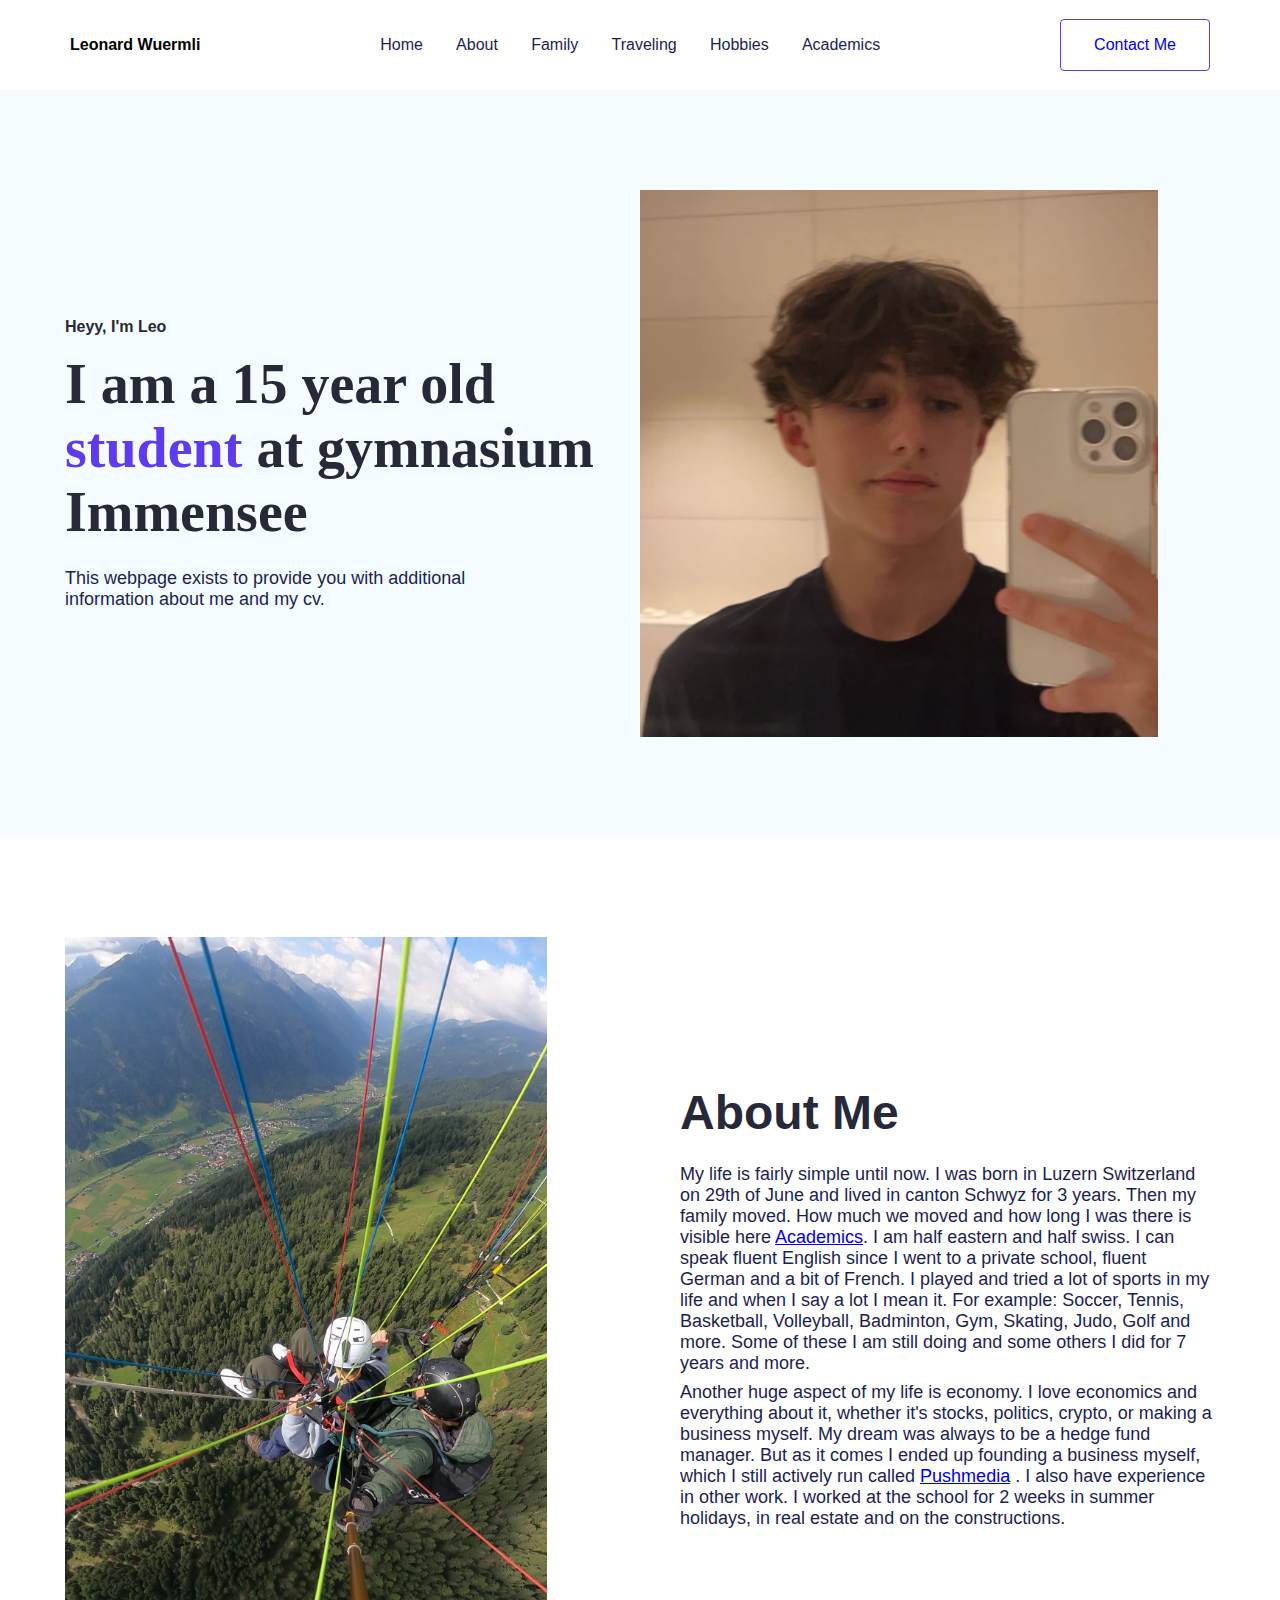
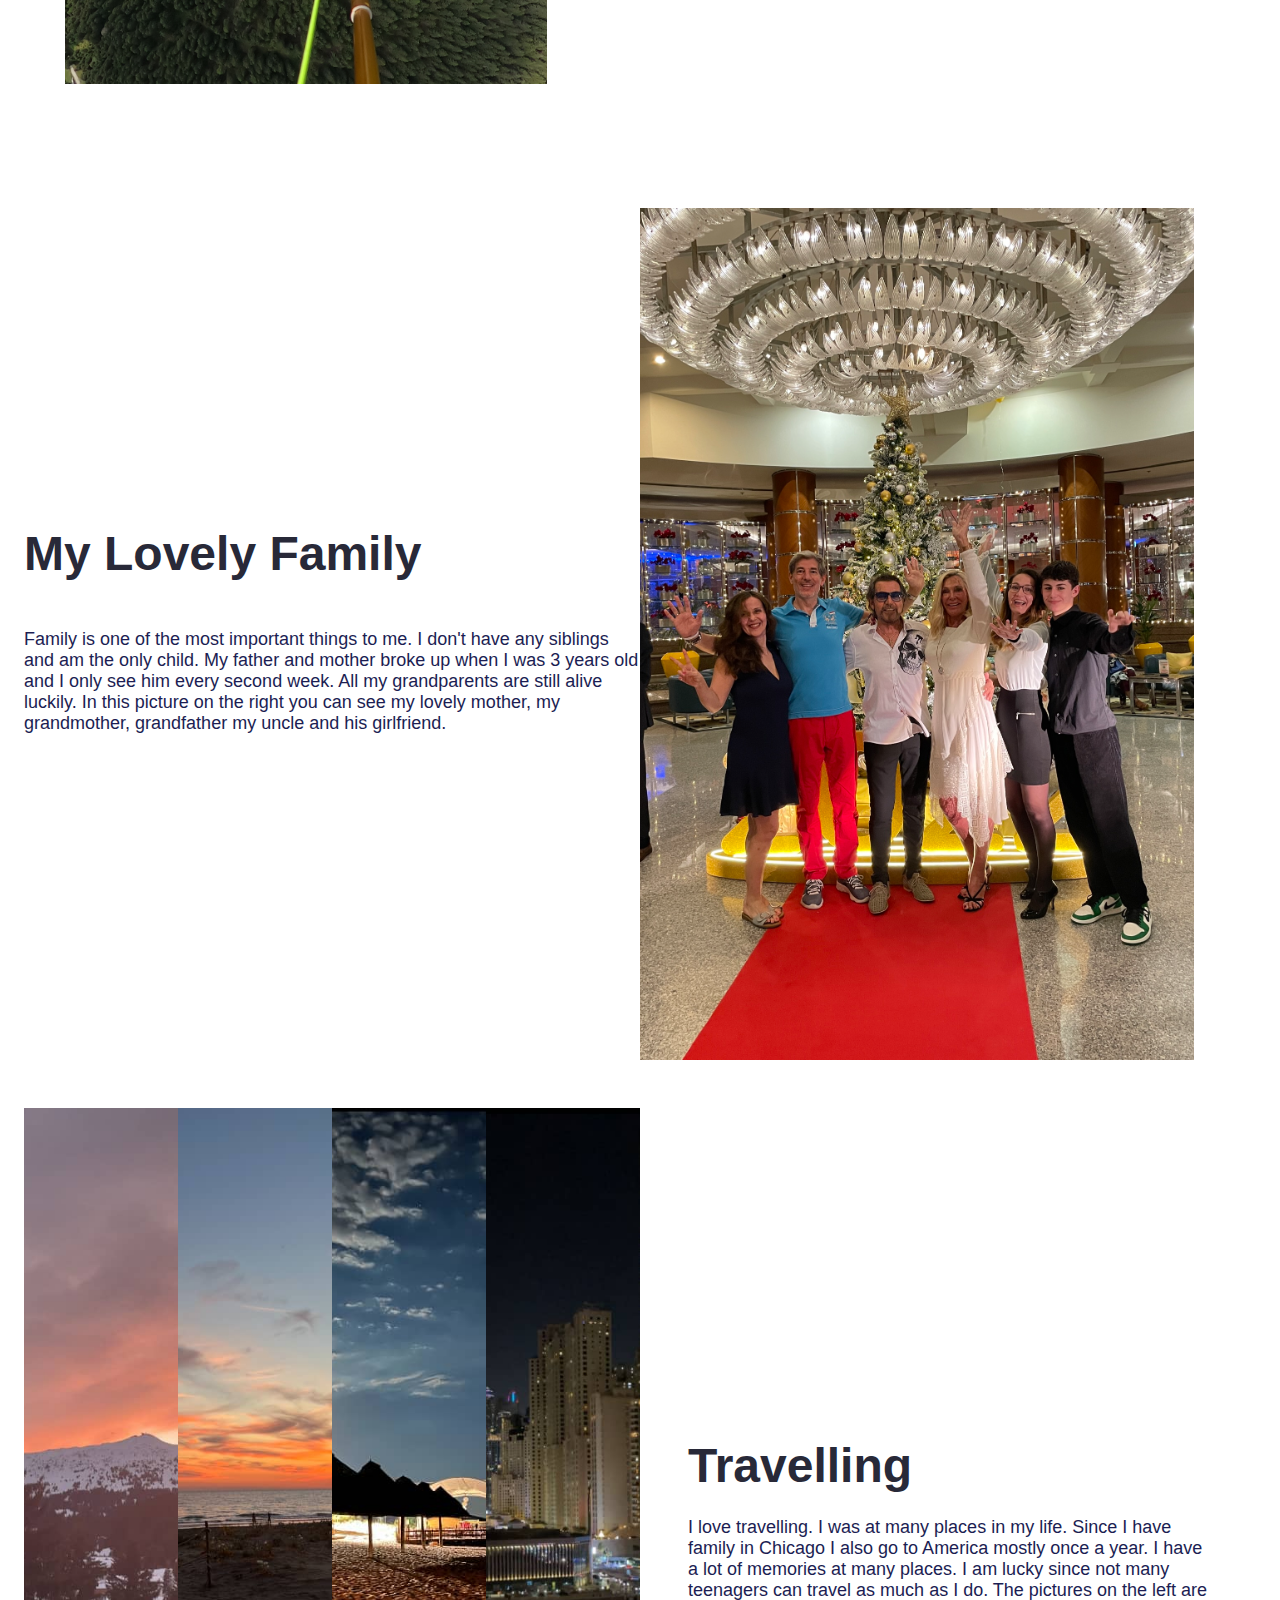
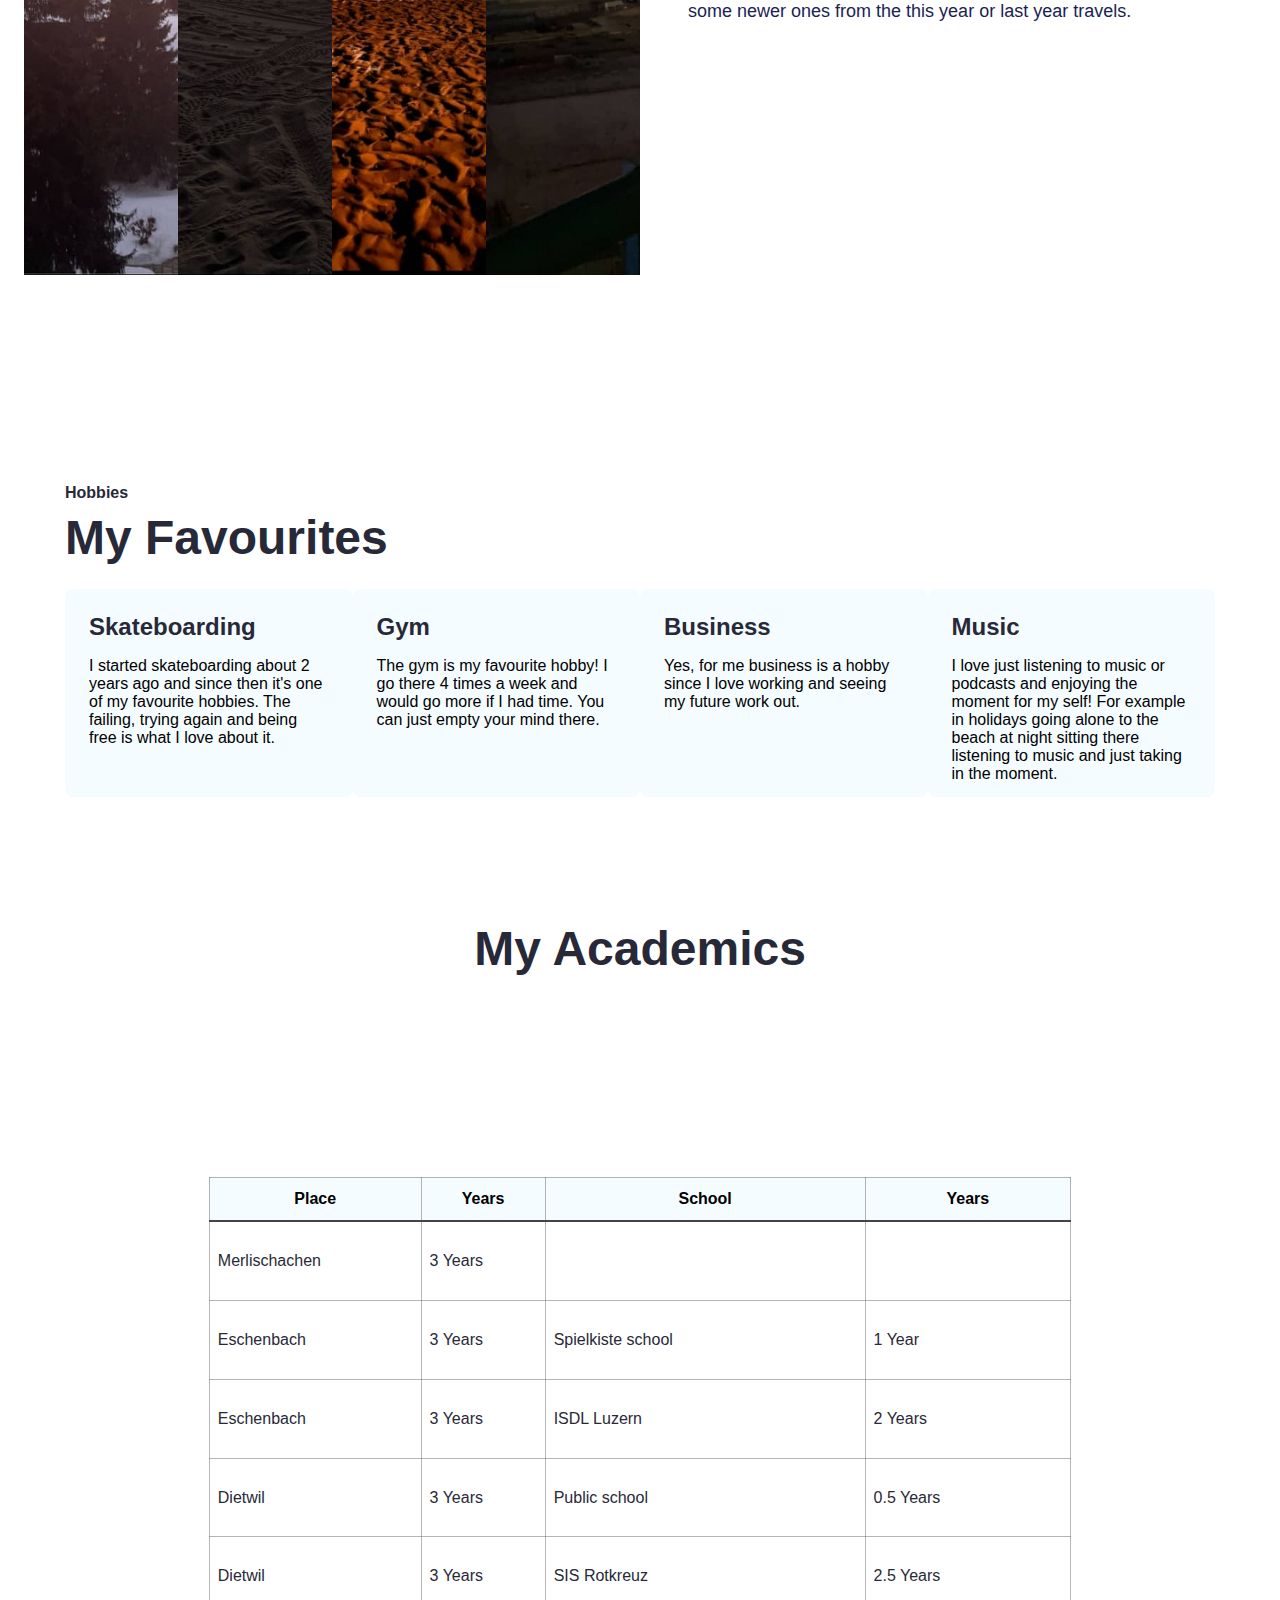
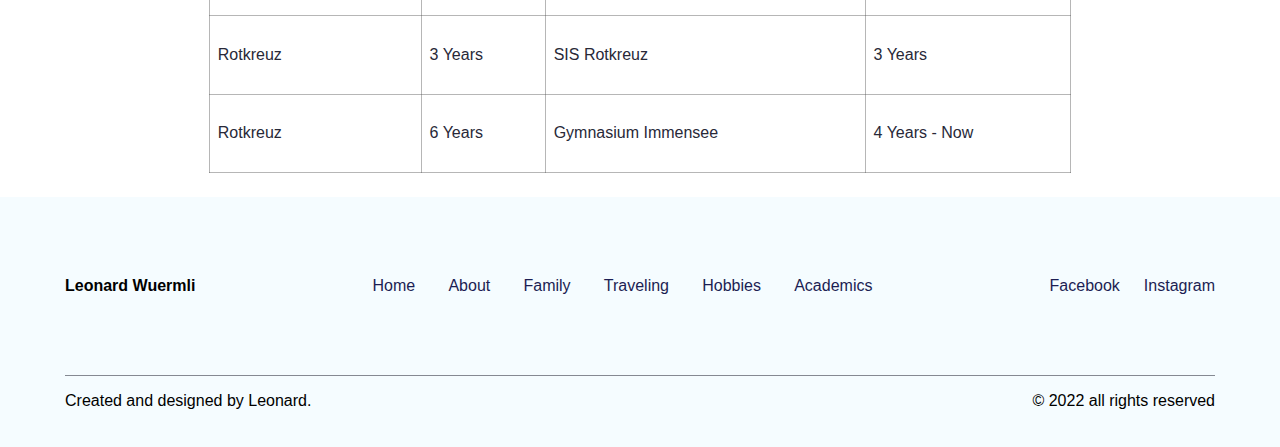
<file: index.html>
<!DOCTYPE html>
<html lang="en">
  <head>
    <meta charset="UTF-8" />
    <meta http-equiv="X-UA-Compatible" content="IE=edge" />
    <meta name="viewport" content="width=device-width, initial-scale=1.0" />
    <link rel="stylesheet" href="./index.css" />
    <title>Leonard's Amazing Website</title>
  </head>
  <body>
    <header class="header">
      <div class="header_navigation">
        <div class="logo">Leonard Wuermli</div>
        <nav>
          <ul class="navigation">
            <li><a href="#">Home</a></li>
            <li><a href="#About">About</a></li>
            <li><a href="#Family">Family</a></li>
            <li><a href="#Traveling">Traveling</a></li>
            <li><a href="#Hobbies">Hobbies</a></li>
            <li><a href="#Academics">Academics</a></li>
          </ul>
        </nav>
        <div class="contact_me--btn">
          <a href="./contact.html" class="primary_button">Contact Me</a>
        </div>
      </div>
      <section class="hero">
        <div class="hero_details">
          <h5 class="hero_heading">Heyy, I'm Leo</h5>
          <h2 class="hero_intro">
            I am a 15 year old
            <span class="hero_intro--tag">student</span> at gymnasium Immensee
          </h2>
          <p class="hero_main--para">
            This webpage exists to provide you with additional information about
            me and my cv.
          </p>
        </div>
        <div class="hero_image">
          <img src="./images/leonard1.jpeg" alt="leonard" class="hero_img" />
        </div>
      </section>
    </header>
    <section class="abut_me" id="About">
      <div class="about_me--image">
        <img src="./images/traveling.jpeg" alt="traveling" class="traveling" />
      </div>
      <div class="about_me--details">
        <h5 class="about_me--main--heading">About Me</h5>
        <p class="about_me--para">
          My life is fairly simple until now. I was born in Luzern Switzerland
          on 29th of June and lived in canton Schwyz for 3 years. Then my family
          moved. How much we moved and how long I was there is visible here
          <span class="hero_intro--tag">
            <a href="#Academics">Academics</a></span
          >. I am half eastern and half swiss. I can speak fluent English since
          I went to a private school, fluent German and a bit of French. I
          played and tried a lot of sports in my life and when I say a lot I
          mean it. For example: Soccer, Tennis, Basketball, Volleyball,
          Badminton, Gym, Skating, Judo, Golf and more. Some of these I am still
          doing and some others I did for 7 years and more.
        </p>
        <p class="about_me--para">
          Another huge aspect of my life is economy. I love economics and
          everything about it, whether it's stocks, politics, crypto, or making
          a business myself. My dream was always to be a hedge fund manager. But
          as it comes I ended up founding a business myself, which I still
          actively run called
          <span class="hero_intro--tag">
            <a href="http://pushmediaco.com/">Pushmedia</a></span
          >
          . I also have experience in other work. I worked at the school for 2
          weeks in summer holidays, in real estate and on the constructions.
        </p>
      </div>
    </section>
    <section id="Family">
      <div class="realFamily">
        <div class="family_container">
          <p class="owesome_family">My Lovely Family</p>
          <div>
            <p class="about_me--para">
              Family is one of the most important things to me. I don't have any
              siblings and am the only child. My father and mother broke up when
              I was 3 years old and I only see him every second week. All my
              grandparents are still alive luckily. In this picture on the right
              you can see my lovely mother, my grandmother, grandfather my uncle
              and his girlfriend.
            </p>
          </div>
        </div>
        <div class="hero_image">
          <img src="./images/family.jpeg" alt="family" class="family" />
        </div>
      </div>
    </section>
    <section class="Traveling" id="Traveling">
      <div class="realFamily">
        <div class="hero_image travel_container">
          <img src="./images/travels3.jpeg" alt="" class="travels" />
          <img src="./images/travels.jpeg" alt="" class="travels" />
          <img src="./images/travels1.jpeg" alt="" class="travels" />
          <img src="./images/travels2.jpeg" alt="" class="travels" />
        </div>
        <div class="family_details">
          <p class="owesome_family">Travelling</p>
          <p class="about_me--para">
            I love travelling. I was at many places in my life. Since I have
            family in Chicago I also go to America mostly once a year. I have a
            lot of memories at many places. I am lucky since not many teenagers
            can travel as much as I do. The pictures on the left are some newer
            ones from the this year or last year travels.
          </p>
        </div>
      </div>
    </section>
    <section class="hobbies" id="Hobbies">
      <div>
        <h6 class="about_me--heading">Hobbies</h6>
        <h5 class="about_me--main--heading">My Favourites</h5>
      </div>
      <div class="hobbies_container">
        <div class="hobbie">
          <h3 class="hobbie_title">Skateboarding</h3>
          <p class="hobbie_para">
            I started skateboarding about 2 years ago and since then it's one of
            my favourite hobbies. The failing, trying again and being free is
            what I love about it.
          </p>
        </div>
        <div class="hobbie">
          <h3 class="hobbie_title">Gym</h3>
          <p class="hobbie_para">
            The gym is my favourite hobby! I go there 4 times a week and would
            go more if I had time. You can just empty your mind there.
          </p>
        </div>
        <div class="hobbie">
          <h3 class="hobbie_title">Business</h3>
          <p class="hobbie_para">
            Yes, for me business is a hobby since I love working and seeing my
            future work out.
          </p>
        </div>
        <div class="hobbie">
          <h3 class="hobbie_title">Music</h3>
          <p class="hobbie_para">
            I love just listening to music or podcasts and enjoying the moment
            for my self! For example in holidays going alone to the beach at
            night sitting there listening to music and just taking in the
            moment.
          </p>
        </div>
      </div>
    </section>
    <section class="Family" id="Academics">
      <p class="owesome_family">My Academics</p>
      <table>
        <tr class="table_head">
          <th>Place</th>
          <th>Years</th>
          <th>School</th>
          <th>Years</th>
        </tr>
        <tr>
          <td>Merlischachen</td>
          <td>3 Years</td>
          <td></td>
          <td></td>
        </tr>
        <tr>
          <td>Eschenbach</td>
          <td>3 Years</td>
          <td>Spielkiste school</td>
          <td>1 Year</td>
        </tr>
        <tr>
          <td>Eschenbach</td>
          <td>3 Years</td>
          <td>ISDL Luzern</td>
          <td>2 Years</td>
        </tr>
        <tr>
          <td>Dietwil</td>
          <td>3 Years</td>
          <td>Public school</td>
          <td>0.5 Years</td>
        </tr>
        <tr>
          <td>Dietwil</td>
          <td>3 Years</td>
          <td>SIS Rotkreuz</td>
          <td>2.5 Years</td>
        </tr>
        <tr>
          <td>Rotkreuz</td>
          <td>3 Years</td>
          <td>SIS Rotkreuz</td>
          <td>3 Years</td>
        </tr>
        <tr>
          <td>Rotkreuz</td>
          <td>6 Years</td>
          <td>Gymnasium Immensee</td>
          <td>4 Years - Now</td>
        </tr>
      </table>
    </section>

    <footer class="footer">
      <div class="footer_navigation">
        <div class="logo">Leonard Wuermli</div>
        <div>
          <nav>
            <ul class="navigation">
              <li><a href="#">Home</a></li>
              <li><a href="#About">About</a></li>
              <li><a href="#Family">Family</a></li>
              <li><a href="#Traveling">Traveling</a></li>
              <li><a href="#Hobbies">Hobbies</a></li>
              <li><a href="#Academics">Academics</a></li>
            </ul>
          </nav>
        </div>
        <div class="social_media">
          <a href="https://www.facebook.com/profile.php?id=100084933486765"
            >Facebook</a
          >
          <a href="https://www.instagram.com/leonardnusinskij/">Instagram</a>
        </div>
      </div>
      <div class="footer_text">
        <p>Created and designed by Leonard.</p>
        <p>© 2022 all rights reserved</p>
      </div>
    </footer>
  </body>
</html>
</file>
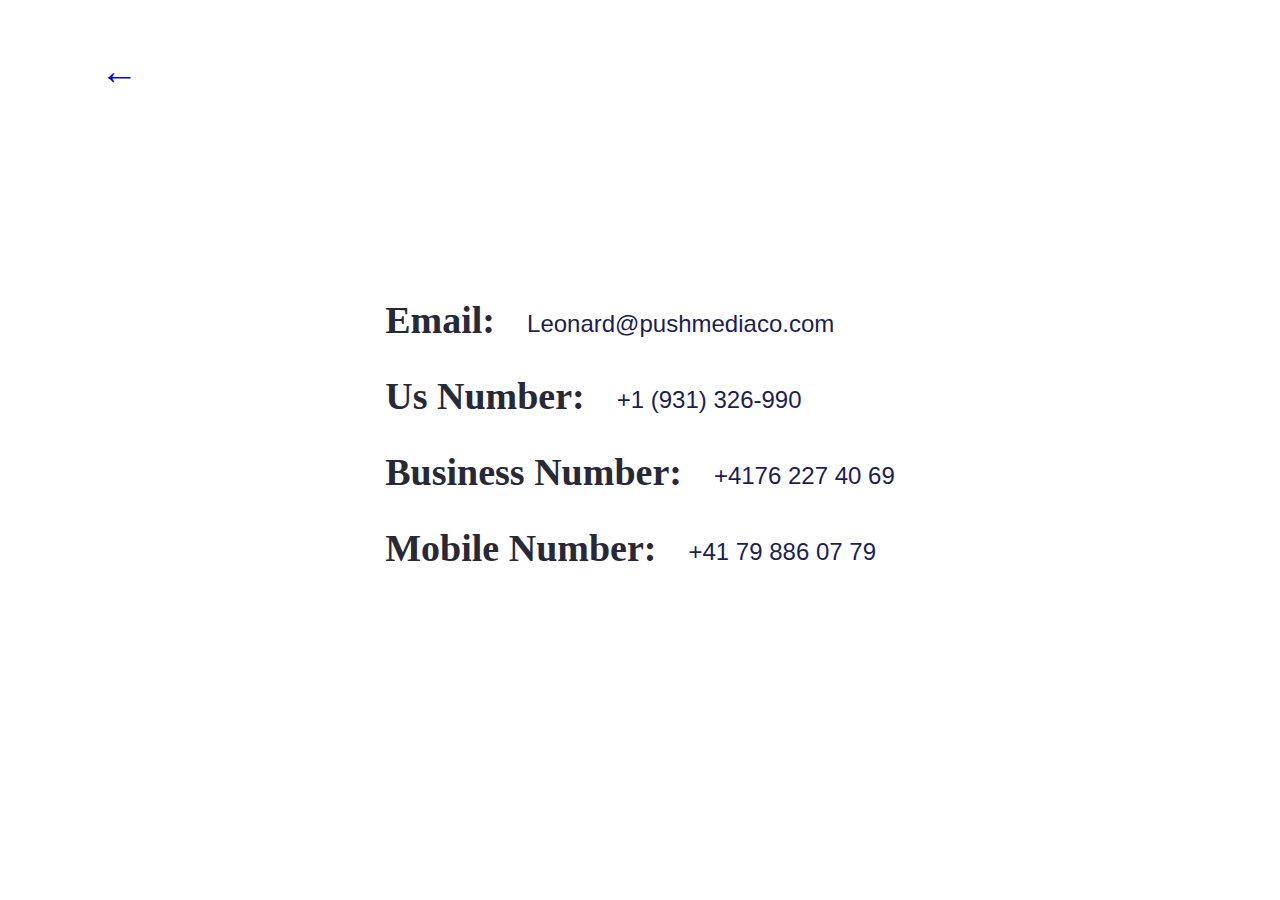
<file: contact.html>
<!DOCTYPE html>
<html lang="en">
  <head>
    <meta charset="UTF-8" />
    <meta http-equiv="X-UA-Compatible" content="IE=edge" />
    <meta name="viewport" content="width=device-width, initial-scale=1.0" />
    <link rel="stylesheet" href="./index.css" />
    <title>Leonard Contacts</title>
  </head>
  <body class="contact_section">
    <section class="contact_container">
      <div class="contact">
        <p class="contact_heading">Email:</p>
        <p class="contact_heading--minor">Leonard@pushmediaco.com</p>
      </div>
      <div class="contact">
        <p class="contact_heading">Us Number:</p>
        <p class="contact_heading--minor">+1 (931) 326-990</p>
      </div>
      <div class="contact">
        <p class="contact_heading">Business Number:</p>
        <p class="contact_heading--minor">+4176 227 40 69</p>
      </div>
      <div class="contact">
        <p class="contact_heading">Mobile Number:</p>
        <p class="contact_heading--minor">+41 79 886 07 79</p>
      </div>
      <div>
        <p class="left_arrow"><a href="./index.html">&#8592;</a></p>
      </div>
    </section>
  </body>
</html>
</file>
<file: index.css>
* {
  box-sizing: border-box;
  /* reset page padding and margins */
  padding: 0;
  margin: 0;
}

/* Style the body */
body {
  font-family: Arial, Helvetica, sans-serif;
}

.header_navigation {
  width: 100%;
  height: 90px;
  background: #ffffff;
  display: flex;
  align-items: center;
  justify-content: space-between;
  padding: 20px 70px;
}

.logo {
  font-weight: 800;
  font-size: 16px;
  color: #000;
}

.navigation {
  display: flex;
  align-items: center;
  justify-content: space-between;
  width: 500px;
}

.navigation li {
  list-style: none;
}

.navigation li a {
  font-weight: 400;
  font-size: 16px;
  color: #1c1e53;
  text-decoration: none;
}

.navigation li a:hover {
  color: #5e3bee;
}

.navigation li a:active {
  color: #5e3bee;
}

.primary_button {
  display: flex;
  flex-direction: row;
  justify-content: center;
  align-items: center;
  padding: 14px 32px;
  width: 150px;
  height: 52px;
  background-color: #fff;
  border: 1px solid #5e3bee;
  border-radius: 4px;
  font-style: normal;
  font-weight: 400;
  font-size: 16px;
  cursor: pointer;
  text-decoration: none;
}

.primary_button a {
  text-decoration: none;
}

.primary_button:hover {
  background-color: #5e3bee;
  color: #fff;
}

.hero {
  width: 100%;
  height: 747.31px;
  background: #f5fcff;
  padding: 100px 65px;
  margin: 0;
  display: flex;
  align-items: center;
  justify-content: center;
}

.hero_details {
  width: 50%;
}

.hero_image {
  width: 50%;
  height: 100%;
}

.hero_heading {
  font-weight: 600;
  font-size: 16px;
  color: #282938;
  margin-bottom: 16px;
}

.hero_intro {
  font-family: "Roboto";
  font-weight: 700;
  font-size: 56px;
  color: #282938;
}

.hero_intro--tag {
  color: #5e3bee;
}

.hero_main--para {
  font-style: normal;
  font-weight: 400;
  font-size: 18px;
  width: 70%;
  color: #1c1e53;
  margin-top: 24px;
}

.abut_me {
  width: 100%;
  height: 947px;
  display: flex;
  align-items: center;
  justify-content: center;
  padding: 100px 65px;
  gap: 80px;
}

.about_me--image {
  width: 50%;
  height: 100%;
}

.about_me--details {
  width: 50%;
}

.about_me--heading {
  font-weight: 600;
  font-size: 16px;
  color: #282938;
  margin-bottom: 8px;
}

.about_me--main--heading {
  font-weight: 700;
  font-size: 48px;
  color: #282938;
  margin-bottom: 24px;
}

.about_me--para {
  font-style: normal;
  font-weight: 400;
  font-size: 18px;
  color: #1c1e53;
  margin-bottom: 8px;
}

.hobbies {
  padding: 100px 65px;
}

.hobbies_container {
  display: flex;
  align-items: center;
  justify-content: space-between;
}

.hobbie {
  width: 304px;
  height: 208px;
  background: #f5fcff;
  border-radius: 8px;
  padding: 24px;
}

.hobbie_logo {
  margin-bottom: 24px;
}

.hobbie_title {
  font-weight: 700;
  font-size: 24px;
  color: #282938;
  margin-bottom: 16px;
}

.hobbie_para {
  font-weight: 400;
  font-size: 16px;
  color: #000000;
}

.owesome_family {
  font-weight: 700;
  font-size: 48px;
  color: #282938;
  margin-bottom: 24px;
}

.Family {
  display: flex;
  flex-direction: column;
  align-items: center;
  justify-content: space-between;
  height: 100vh;
  width: 100vw;
  padding: 24px;
}

table,
th,
td {
  border: 0.5px solid rgba(85, 85, 85, 0.429);
  border-collapse: collapse;
}

td {
  padding: 8px;
  font-weight: 400;
  font-size: 16px;
  color: #282938;
}

table {
  width: 70%;
  height: 70%;
}

.table_head {
  background-color: #f5fcff;

  border-bottom: 2px solid #444;
}

.footer {
  padding: 80px 65px;
  width: 100%;
  height: 250px;
  background: #f5fcff;
}

.footer_navigation {
  display: flex;
  align-items: center;
  justify-content: space-between;
  margin-bottom: 80px;
}

.footer_text {
  border-top: 1px solid rgba(40, 41, 56, 0.55);
  padding-top: 16px;
  display: flex;
  align-items: center;
  justify-content: space-between;
}

/* Responsive layout - when the screen is less than 400px wide, make the navigation links stack on top of each other instead of next to each other */
@media screen and (max-width: 400px) {
  .header_navigation {
    height: 150px;
  }

  .header_navigation {
    display: flex;
    flex-direction: column;
    gap: 8px;
  }

  .hero {
    width: 100%;
    height: 747.31px;
    background: #f5fcff;
    padding: 16px 0;
    display: flex;
    gap: 16px;
    flex-direction: column;
  }

  .hero_details {
    width: 100%;
    padding: 16px;
  }

  .hero_image {
    width: 100%;
    height: 100%;
    padding: 16px;
  }

  .hero_intro {
    font-family: "Roboto";
    font-weight: 700;
    font-size: 38px;
    color: #282938;
    margin-bottom: 8px;
  }

  .hero_main--para {
    font-style: normal;
    font-weight: 300;
    font-size: 16px;
    color: #1c1e53;
  }

  .abut_me {
    width: 100%;
    height: 947px;
    display: flex;
    flex-direction: column;
    padding: 8px 0px;
  }

  .about_me--image {
    width: 100%;
    height: 50%;
  }

  .about_me--main--heading {
    font-weight: 600;
    font-size: 38px;
    color: #282938;
  }

  .about_me--details {
    width: 100%;
    padding: 16px;
  }

  .about_me--para {
    font-style: normal;
    font-weight: 300;
    font-size: 16px;
    color: #1c1e53;
  }

  .hobbies {
    padding: 16px;
    height: 1400px;
  }

  .hobbies_container {
    display: flex;
    flex-direction: column;
    gap: 16px;
    align-items: center;
    justify-content: space-between;
  }

  .Family {
    padding: 16px;
  }

  .owesome_family {
    font-weight: 700;
    font-size: 38px;
    color: #282938;
  }

  .footer_navigation {
    display: none;
  }

  .footer {
    padding: 16px;
    width: 100%;
    height: 100px;
    background: #f5fcff;
  }
}

/* Responsive layout - when the screen is less than 700px wide, make the two columns stack on top of each other instead of next to each other */
@media screen and (max-width: 700px) {
  .hero {
    padding: 24px 0;
    display: flex;
    gap: 16px;
    flex-direction: column;
  }

  .hero_details {
    width: 100%;
    padding: 16px;
  }

  .hero_image {
    width: 100%;
    height: 100%;
    padding: 16px;
  }

  .hero_intro {
    font-family: "Roboto";
    font-weight: 600;
    font-size: 38px;
    color: #282938;
    margin-bottom: 8px;
  }

  .hero_main--para {
    font-style: normal;
    font-weight: 300;
    font-size: 16px;
    color: #1c1e53;
  }

  .abut_me {
    width: 100%;
    height: 947px;
    display: flex;
    flex-direction: column;
    padding: 8px 0px;
  }

  .about_me--image {
    width: 100%;
    height: 50%;
  }

  .about_me--main--heading {
    font-weight: 600;
    font-size: 38px;
    color: #282938;
  }

  .about_me--details {
    width: 100%;
    padding: 16px;
  }

  .about_me--para {
    font-style: normal;
    font-weight: 300;
    font-size: 16px;
    color: #1c1e53;
  }

  .hobbies {
    padding: 16px;
    height: 1400px;
    display: flex;
    flex-direction: column;
    align-items: center;
    justify-content: center;
  }

  .hobbies_container {
    display: flex;
    flex-direction: column;
    gap: 16px;
    align-items: center;
    justify-content: space-between;
  }

  .footer_navigation {
    display: none;
  }

  .footer {
    margin-top: 30px;
    padding: 16px;
    width: 100%;
    height: 80px;
    background: #f5fcff;
  }
}

.social_media {
  display: flex;
  gap: 24px;
}

.social_media a {
  font-weight: 400;
  font-size: 16px;
  color: #1c1e53;
  text-decoration: none;
}

.social_media a:hover {
  color: #5e3bee;
}

.contact_section {
  width: 100vw;
  height: 100vh;
  display: flex;
  align-items: center;
  justify-content: center;
}

.contact_container {
  display: flex;
  flex-direction: column;
  gap: 24px;
}

.contact {
  display: flex;
  gap: 32px;
  align-items: center;
}

.contact_heading {
  font-family: "Roboto";
  font-weight: 600;
  font-size: 38px;
  color: #282938;
  margin-bottom: 8px;
}

.contact_heading--minor {
  font-style: normal;
  font-weight: 500;
  font-size: 24px;
  color: #1c1e53;
  margin: 0;
}

.left_arrow a {
  font-weight: bold;
  text-decoration: none;
  font-size: 38px;
  position: absolute;
  top: 50px;
  left: 100px;
  cursor: pointer;
}

.family_container {
  display: flex;
  flex-direction: column;
  justify-content: center;
  gap: 24px;
  height: 100vh;
  width: 50%;
}

.realFamily {
  display: flex;
  align-items: center;
  justify-content: space-between;
  height: 100vh;
  width: 100vw;
  padding: 24px;
}

.family_minor--heading {
  font-style: normal;
  font-weight: 400;
  font-size: 28px;
  color: #1c1e53;
  margin-bottom: 12px;
}

.family_details {
  width: 50%;
  padding: 48px;
}

/* images */
.hero_img {
  height: 100%;
  width: 90%;
  object-fit: cover;
}

.family {
  height: 100%;
  width: 90%;
  object-fit: cover;
}

.traveling {
  height: 100%;
  width: 90%;
  object-fit: cover;
}

.travels {
  width: 25%;
  height: 90%;
  object-fit: cover;
}

.travel_container {
  display: flex;
  justify-content: space-between;
  position: relative;
}
</file>
